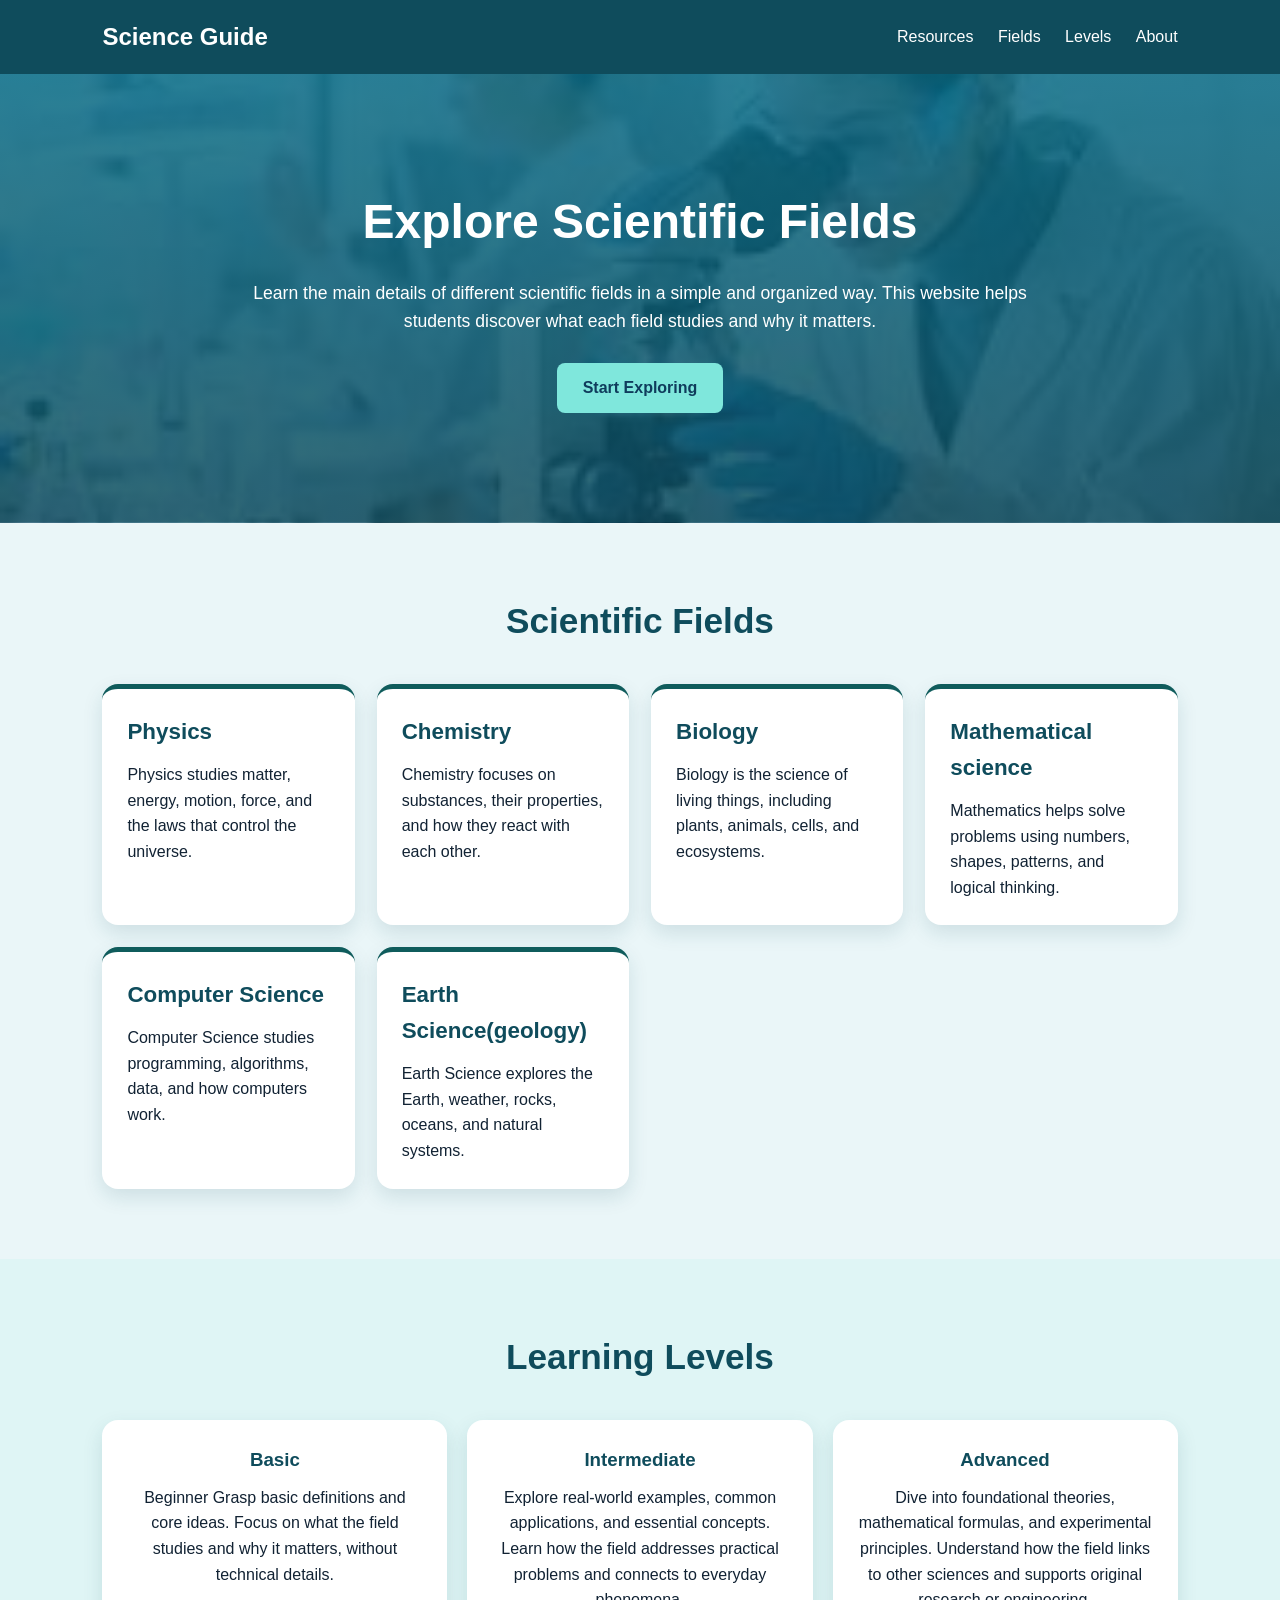
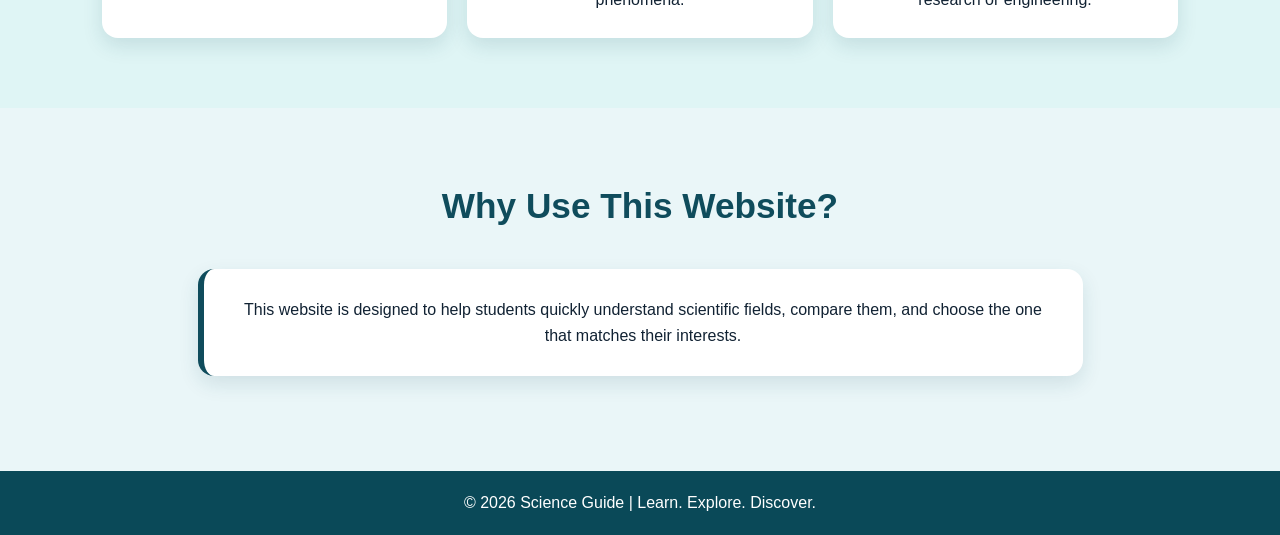
<file: index.html>
<!DOCTYPE  html>
<html lang="en">
 <head>
  <meta charset ="UTF-8" />
     <meta name = "viewport" content = "width =device-width, initial-scale=1.0" />
<title>Scientific Fields Explorer</title>
    <link rel = "stylesheet" href = "style.css" />
 </head>
<body>
       <header class = "navbar">
<div class="logo">Science Guide</div>
  <nav>
         <a href = "resources.html">Resources</a>
      <a href = "#fields">Fields</a>
        <a href = "#levels">Levels</a>
       <a href = "#about">About</a>
    </nav>
        </header>
   
          <section class = "hero">
   <div class = "hero-content">
  <h1>Explore Scientific Fields</h1>
       <p>
        Learn the main details of different scientific fields in a simple and organized way.
        This website helps students discover what each field studies and why it matters.
   </p>
         <a href = "#fields" class = "btn">Start Exploring</a>
  </div>
</section>

  <main>
          <section id = "fields" class = "section">
   <h2>Scientific Fields</h2>
    <div class = "cards">
            <div class = "card">
     <h3>Physics</h3>
   <p>Physics studies matter, energy, motion, force, and the laws that control the universe.</p>
            </div>
  <div class = "card">
          <h3>Chemistry</h3>
   <p>Chemistry focuses on substances, their properties, and how they react with each other.</p>
  </div>
   <div class ="card">
      <h3>Biology</h3>
       <p>Biology is the science of living things, including plants, animals, cells, and ecosystems.</p>
          </div>
    <div class = "card">
            <h3>Mathematical science</h3>
          <p>Mathematics helps solve problems using numbers, shapes, patterns, and logical thinking.</p>
    </div>
        <div class = "card">
             <h3>Computer Science</h3>
          <p>Computer Science studies programming, algorithms, data, and how computers work.          </p>
        </div>
        <div class = "card">
             <h3>Earth Science(geology)</h3>
   <p>Earth Science explores the Earth, weather, rocks, oceans, and natural systems.</p>
        </div>
      </div>
    </section>

    <section  id = "levels" class = "section alt">
      <h2>Learning Levels</h2>
   <div class = "levels">
        <div class = "level-box">
       <h3>Basic</h3>
   <p>Beginner
Grasp basic definitions and core ideas. Focus on what the field studies and why it matters, without technical details.</p>
        </div>
              <div class  =  "level-box">
          <h3>Intermediate</h3>
   <p>Explore real-world examples, common applications, and essential concepts. Learn how the field addresses practical problems and connects to everyday phenomena.</p>
        </div>
           <div class  =  "level-box">
     <h3>Advanced</h3>
         <p>Dive into foundational theories, mathematical formulas, and experimental principles. Understand how the field links to other sciences and supports original research or engineering.

         </p>
        </div>
      </div>
    </section>

    <section id =  "about " class  =  "section">
  <h2>Why Use This Website?</h2>
    <div class  =  "about-box">
       <p>
          This website is designed to help students quickly understand scientific fields,
          compare them, and choose the one that matches their interests.
           </p>
   </div>
     </section>
  </main>

  <footer class =  "footer">
    <p>© 2026 Science Guide | Learn. Explore. Discover.</p>
  </footer>
</body>
</html>
</file>
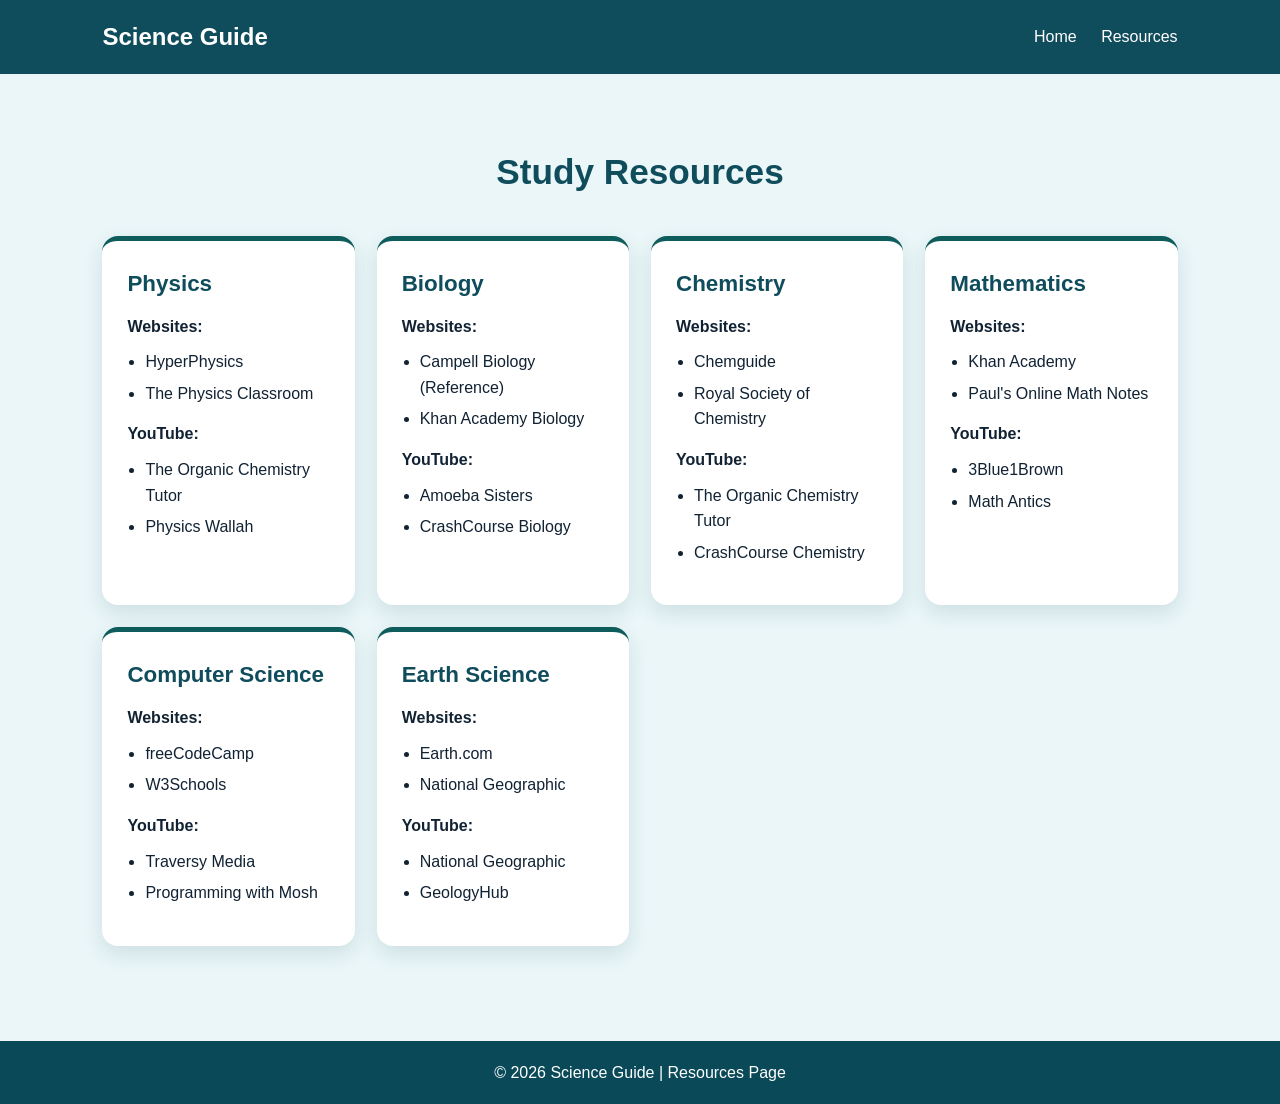
<file: resources.html>
<!DOCTYPE html>
  <html lang = "en">
     <head>
         <meta charset = "UTF-8" />
<meta name = " viewport " content  = " width=device-width , initial-scale=1.0"/>
      <title>Resources | Science Guide</title>
 <link rel = " stylesheet " href="style.css " />
        </head>
    <body>

  <header class = " navbar ">
      <div class  = "logo">Science Guide</div>
<nav>
        <a href = "index.html">Home</a>
<a href = "resources.html">Resources</a>
        </nav>
            </header>

        <section  class = " section ">
<h2>Study Resources</h2>
       <div class = "cards">
<div class = " card ">
    <h3>Physics</h3>
 <p><strong >Websites:</strong ></p>
            <ul >
        <li >HyperPhysics</li >
 <li >The Physics Classroom</li >
     </ul>
          <p><strong >YouTube:</strong ></p>
       <ul>
            <li>The Organic Chemistry Tutor</li>
        <li>Physics Wallah</li>
            </ul>
     </div>

             <div class = " card ">
      <h3>Biology</h3>
    <p><strong>Websites:</strong></p>
       <ul>
   <li>Campell Biology (Reference)</li>
         <li>Khan Academy Biology</li>
  </ul>
     <p><strong >YouTube:</strong></p>
         <ul>
  <li>Amoeba Sisters</li>
 <li>CrashCourse Biology</li>
           </ul>
 </div>

    <div class = " card ">
         <h3>Chemistry </h3>
       <p><strong>Websites:</strong></p>
<ul>
           <li>Chemguide</li>
<li>Royal Society of Chemistry</li>
      </ul>
           <p><strong >YouTube:</strong></p>
      <ul>
   <li>The Organic Chemistry Tutor</li>
         <li>CrashCourse Chemistry</li>
       </ul>
 </div>

    <div class = " card ">
<h3>Mathematics</h3>
      <p><strong>Websites:</strong></p>
<ul>
          <li>Khan Academy</li>
    <li>Paul's Online Math Notes</li>
         </ul>
 <p><strong>YouTube:</strong></p>
         <ul>
   <li>3Blue1Brown</li>
        <li>Math Antics</li>
 </ul>
      </div>

       <div class = " card ">
           <h3>Computer Science</h3>
 <p><strong>Websites:</strong ></p>
           <ul>
        <li >freeCodeCamp</li>
    <li>W3Schools</li>
             </ul>
 <p><strong>YouTube:</strong></p>
        <ul>
  <li>Traversy Media</li>
          <li>Programming with Mosh</li>
 </ul>
       </div>

 <div class = " card ">
 <h3>Earth Science</h3>
            <p><strong >Websites:</strong ></p>
        <ul>
 <li>Earth.com</li>
              <li>National Geographic</li>
         </ul>
            <p><strong >YouTube:</strong></p>
 <ul>
           <li>National Geographic</li>
 <li>GeologyHub </li>
               </ul>
        </div>
</div>
    </section >

<footer class = " footer ">
     <p>© 2026 Science Guide | Resources Page</p>
       </footer >

    </body>
</html>
</file>
<file: style.css>
* {
      margin : 0 ;
   padding : 0 ;
 box-sizing : border-box ;
 font-family : Arial, sans-serif ;
  }

  body {
     background : #eaf6f8 ;
   color: #123 ;
   line-height: 1.6 ;
 }

.navbar {
   background: #0f4c5c ;
    color : white ;
   display: flex ;
  justify-content : space-between ;
  align-items: center ;
 padding : 18px 8% ;
   position: sticky ;
      top: 0 ;
 z-index : 1000 ;
 }

 .logo {
    font-size: 1.5rem  ;
   font-weight : bold  ;
   }

.navbar nav a {
     color : white ;
  text-decoration : none ;
margin-left : 20px ;
font-size: 1rem ;
     transition : 0.3s ;
  }

.navbar nav a:hover {
    color : #9ee6df ;
 }

.hero {
     background : linear-gradient(rgba(8, 107, 132, 0.85), rgba(15, 76, 92, 0.85)), url("images/image.jpg") ;
  background-size : cover ;
   background-position : center ;
  color : white ;
  text-align : center ;
     padding : 110px 20px ;
}

.hero-content {
     max-width: 800px ;
  margin : auto ;
}

.hero h1 {
     font-size : 3rem ;
margin-bottom : 18px ;
  }

.hero p {
     font-size : 1.1rem ;
 margin-bottom : 28px ;
}

 .btn  {
     display : inline-block ;
      background : #7fe7dc ;
    color : #0f3c5c ;
    padding : 12px 26px ;
      text-decoration : none ;
   border-radius : 8px ;
      font-weight : bold ;
     transition : 0.4s ;
}

   .btn:hover {
     background : #a5f0e8 ;
}

 .section {
    padding : 70px 8% ;
}

.section h2 {
     text-align : center ;
 font-size : 2.2rem;
     color : #0f4c5c ;
  margin-bottom : 35px ;
 }

 .cards {
    display : grid ;
grid-template-columns : repeat(auto-fit, minmax(240px, 1fr)) ;
    gap : 22px ;
} 

   .card {
    background : white ;
   padding : 25px ;
 border-radius : 16px ;
     box-shadow : 0 8px 20px rgba(16, 75, 93, 0.13) ;
border-top : 5px solid #0f5c5c ;
    transition : transform 0.3s ease ;
 }

 .card:hover {
    transform: translateY(-6px) ;
}

.card h3 {
     color: #0f4c5c ;
 margin-bottom : 12px ;
   font-size : 1.4rem ;
  }

.alt {
   background : #dff5f5 ;
}

  .levels {
    display: grid ;
grid-template-columns : repeat(auto-fit, minmax(220px, 1fr)) ;
    gap : 20px ;
}

   .level-box {
     background: white ;
   padding: 25px ;
 border-radius: 16px ;
    text-align : center ;
   box-shadow : 0 8px 20px rgba(16, 77, 93, 0.13 ) ;
}

   .level-box h3 {
    color : #0f4c5c ;
 margin-bottom : 10px ;
  }

   .about-box {
     background : white ;
 max-width : 885px ;
   margin : auto ;
padding : 28px;
    border-radius : 16px;
 box-shadow : 0 8px 20px rgba(15, 76, 92, 0.12) ;
    text-align : center ;
 border-left : 6px solid #0f4c5c;
  }

  .footer {
     background : #0a4958;
 color : white;
 text-align : center ;
    padding : 19px 20px;
margin-top : 25px ;
 }
   .card ul {
         margin : 10px 0 15px;
   padding-left : 18px;
}

.card ul li  {
  margin-bottom: 6px;
}  
@media (max-width: 768px) {
      .navbar {
      flex-direction : column ;
   gap : 12px ;
  }

  .navbar nav a {
       margin : 0 10px;
    }

        .hero h1 {
     font-size : 2.2rem;
     }
  }
</file>
